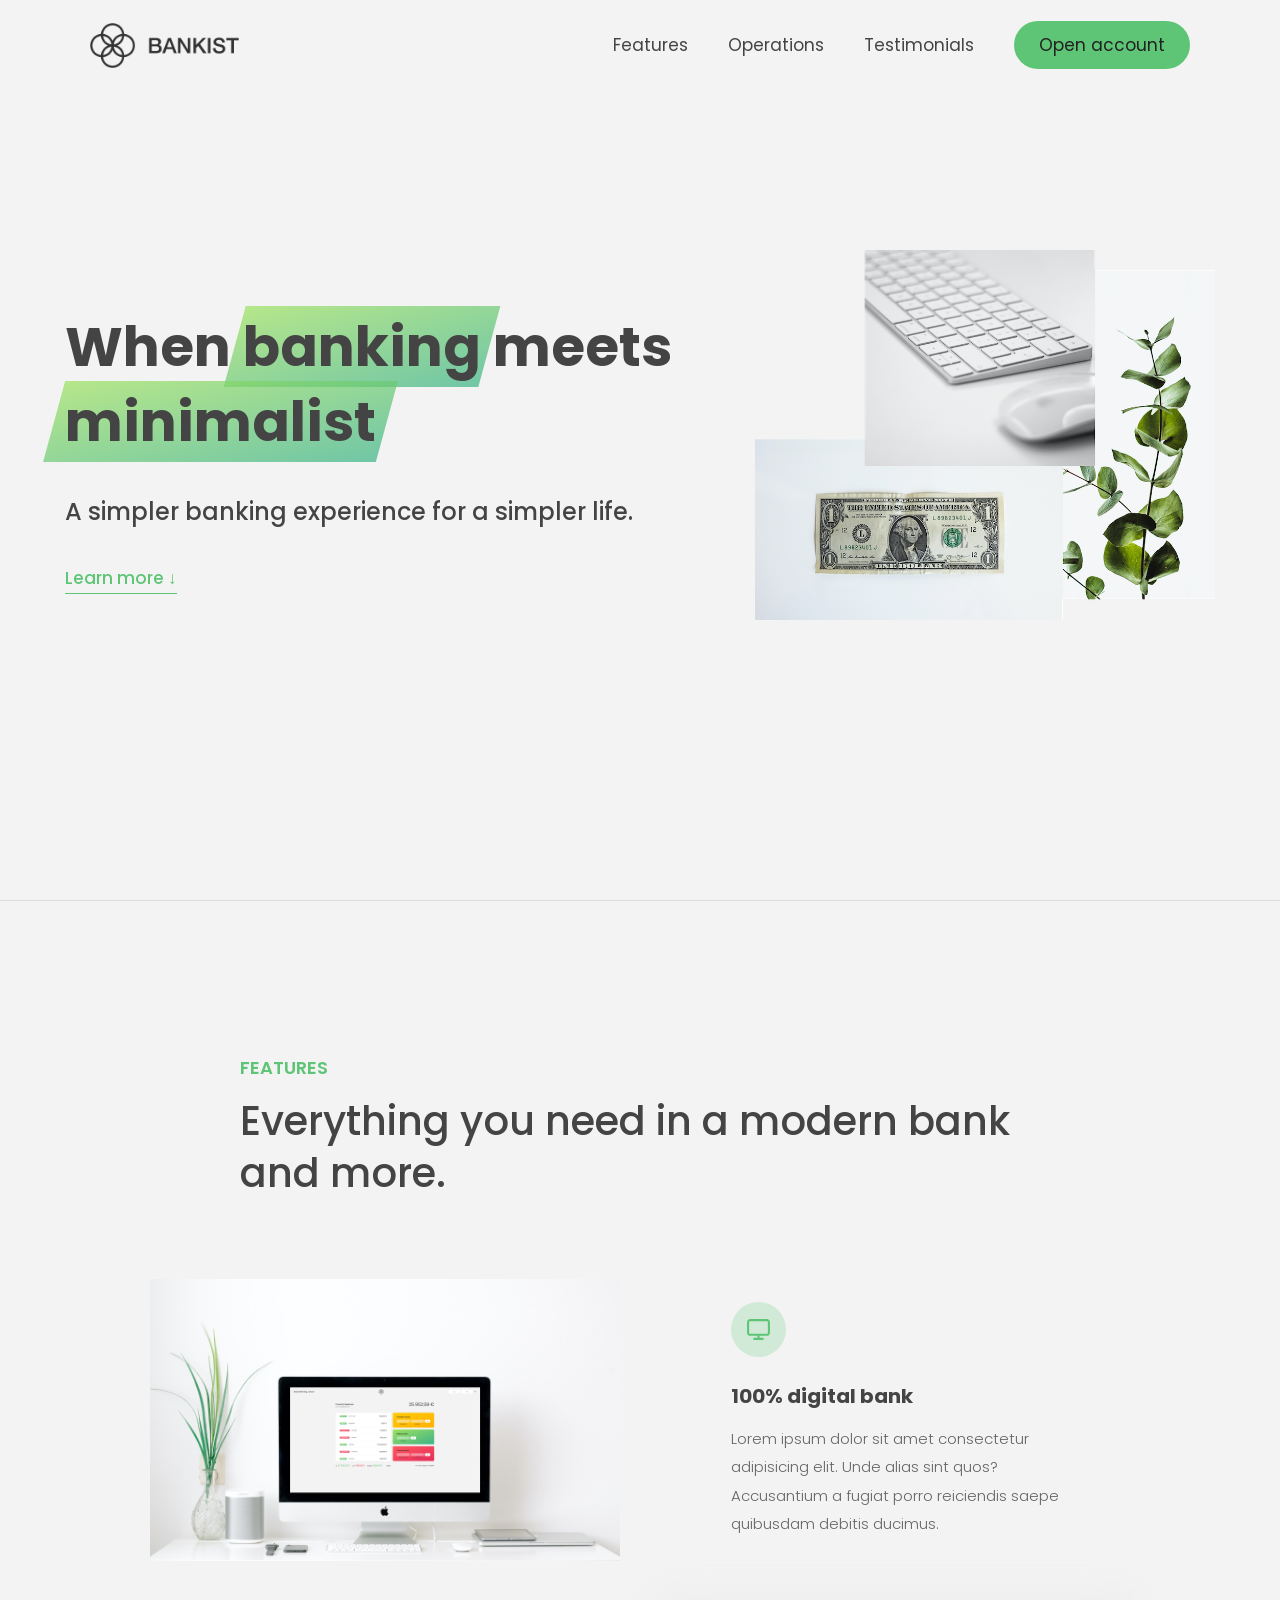
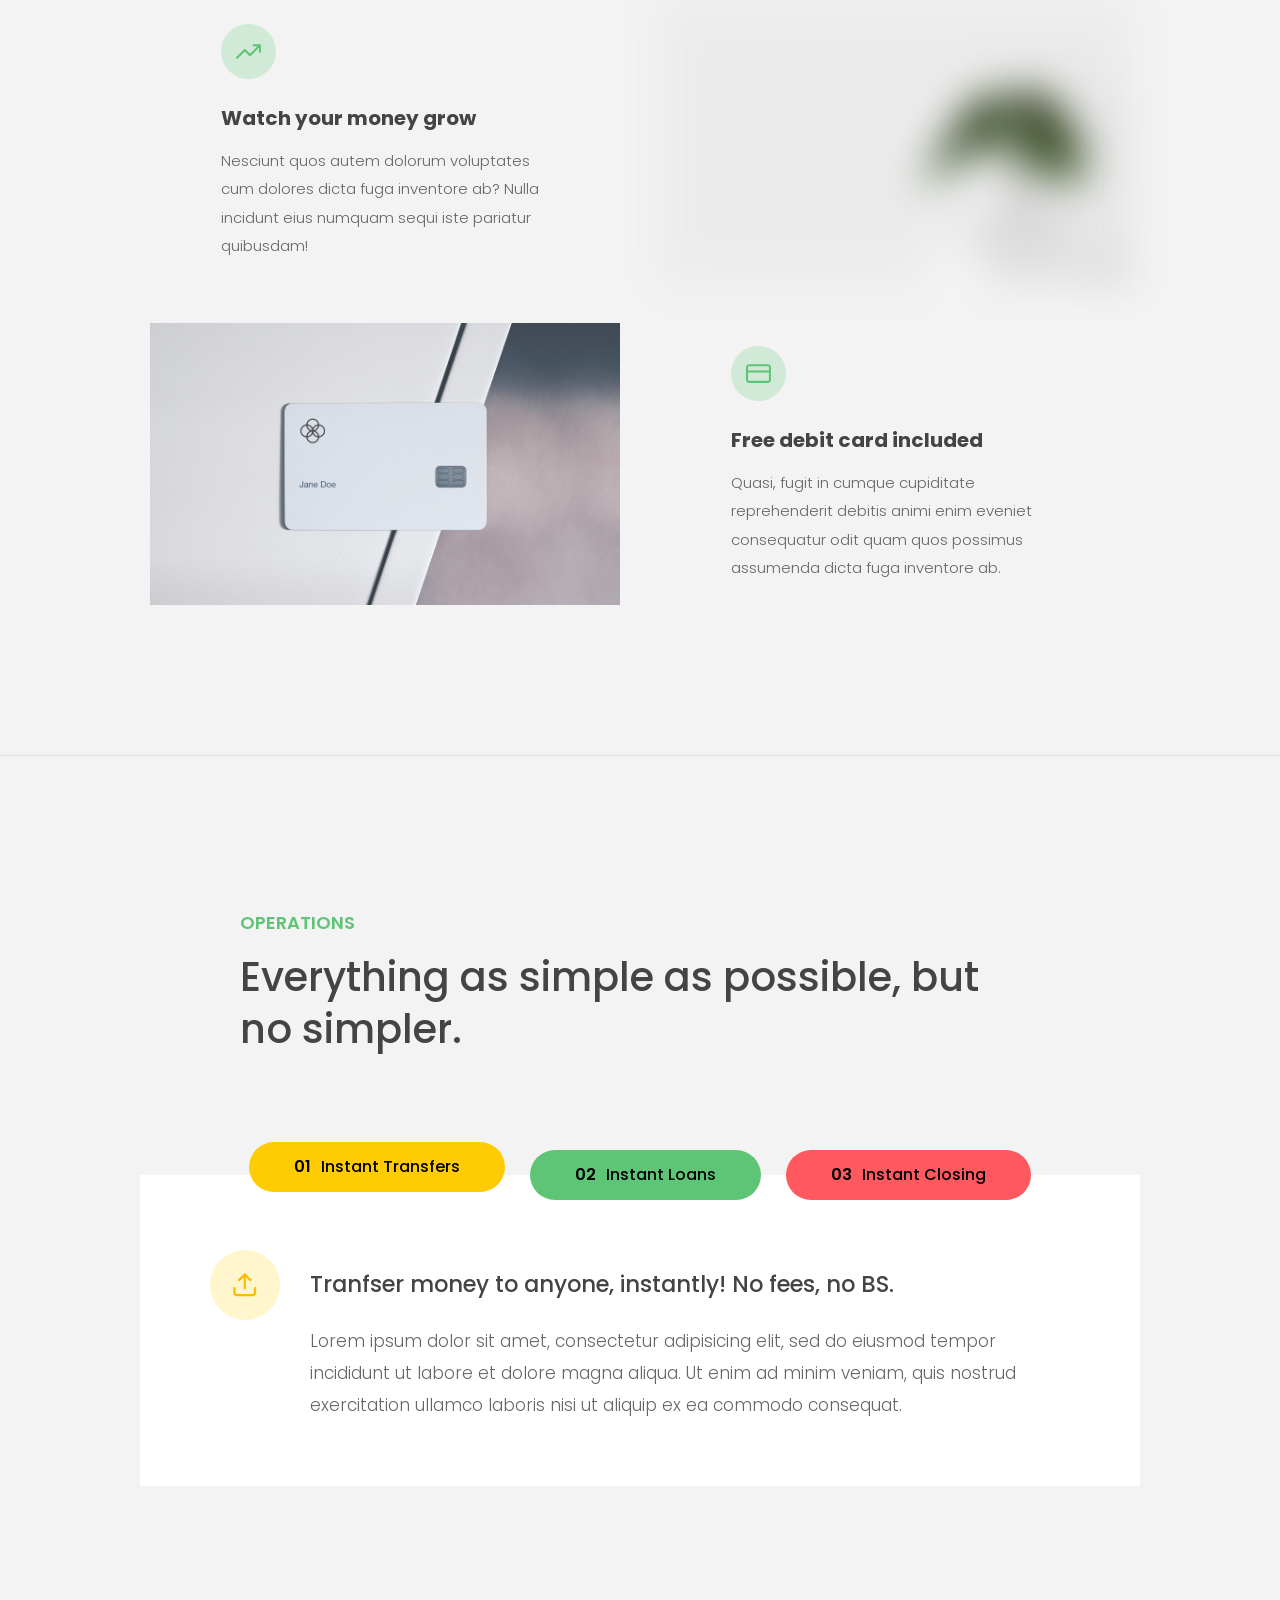
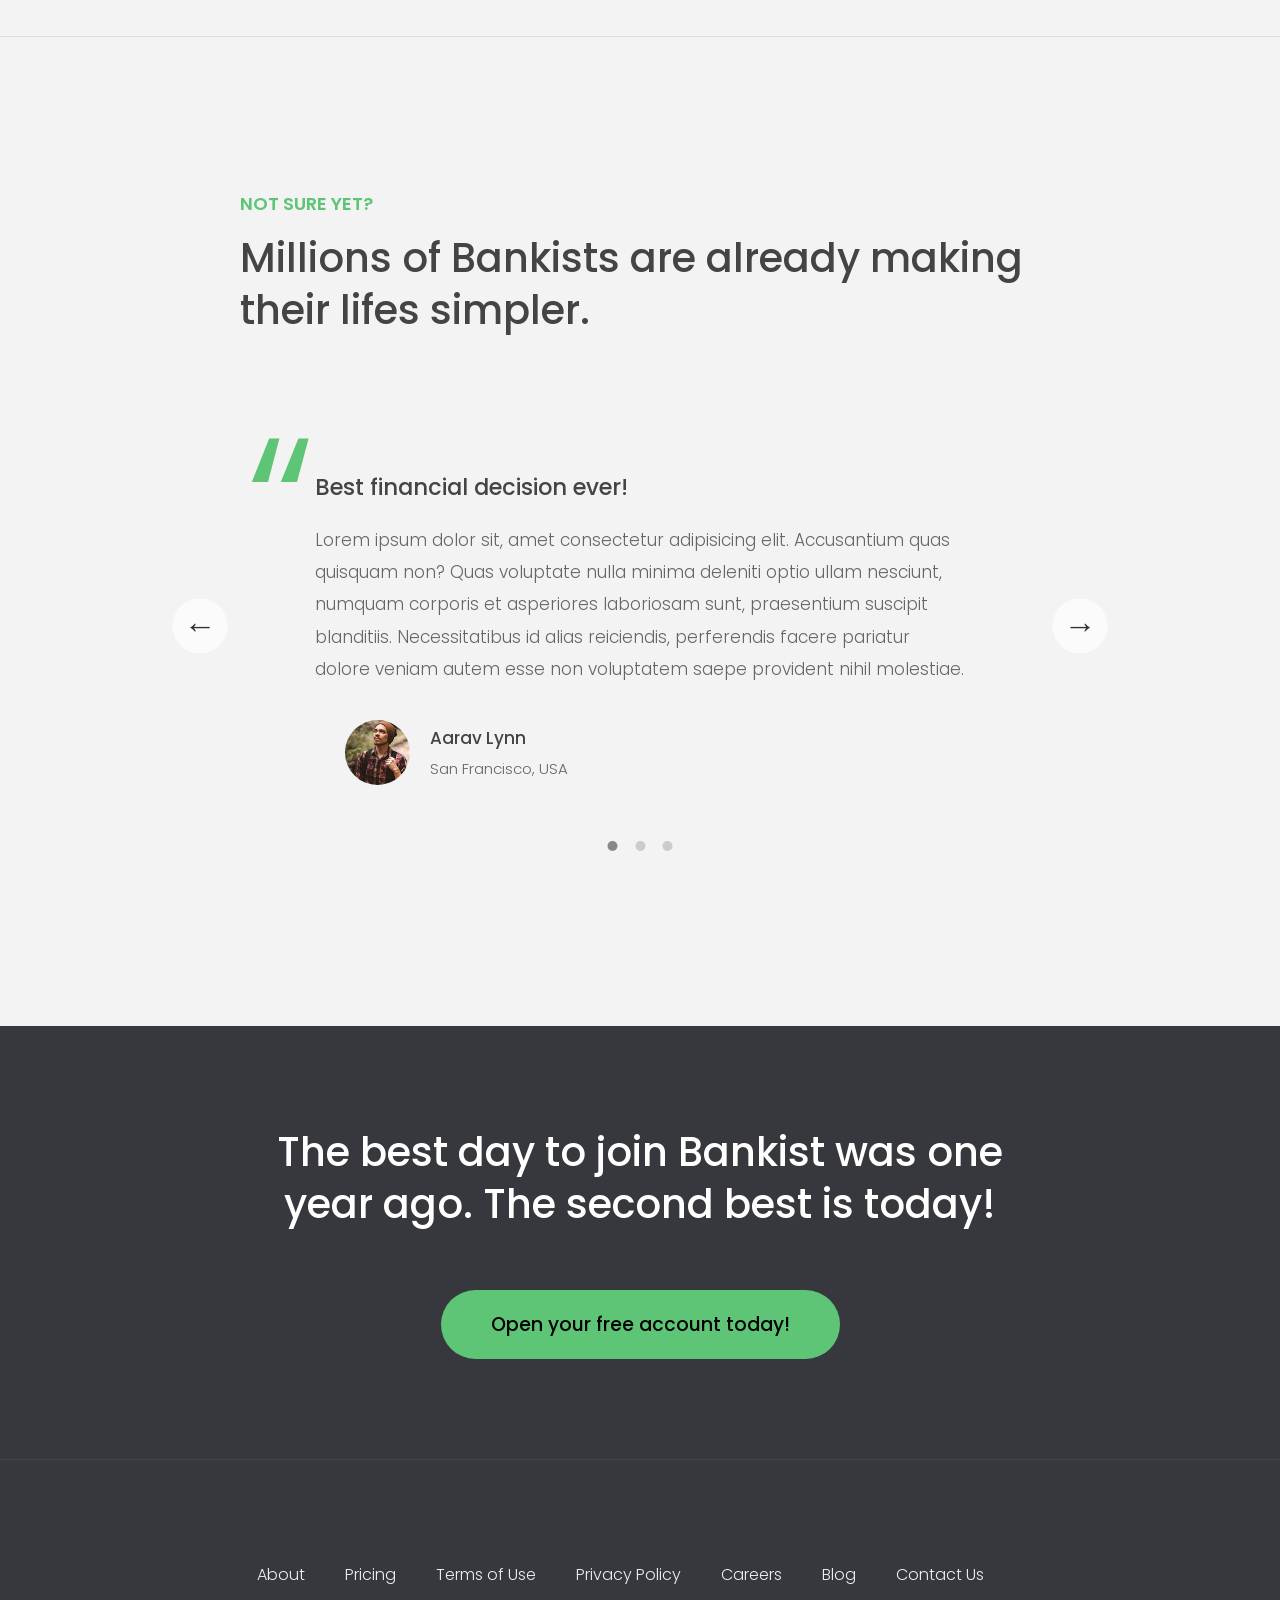
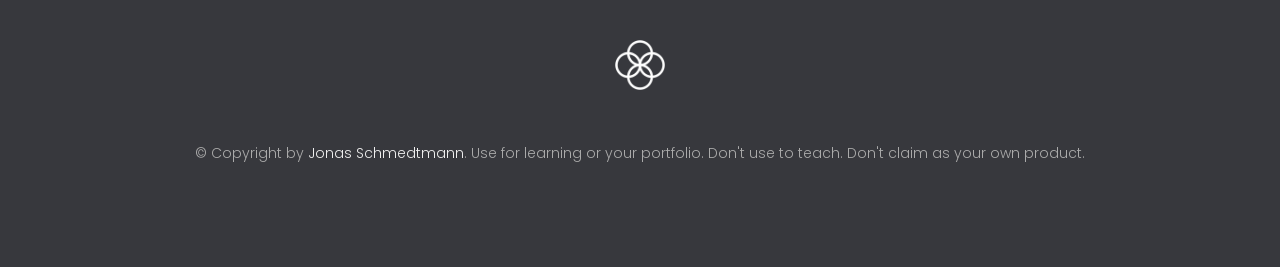
<file: Banking/index.html>
<!DOCTYPE html>
<html lang="en">
  <head>
    <meta charset="UTF-8" />
    <meta name="viewport" content="width=device-width, initial-scale=1.0" />
    <meta http-equiv="X-UA-Compatible" content="ie=edge" />
    <link rel="shortcut icon" type="image/png" href="img/icon.png" />

    <link
      href="https://fonts.googleapis.com/css?family=Poppins:300,400,500,600&display=swap"
      rel="stylesheet"
    />
    <link rel="stylesheet" href="style.css" />
    <title>Bankist | When Banking meets Minimalist</title>

    <script defer src="script.js"></script>
  </head>
  <body>
    <header class="header">
      <nav class="nav">
        <img
          src="img/logo.png"
          alt="Bankist logo"
          class="nav__logo"
          id="logo"
          designer="Jonas"
          data-version-number="3.0"
        />
        <ul class="nav__links">
          <li class="nav__item">
            <a class="nav__link" href="#section--1">Features</a>
          </li>
          <li class="nav__item">
            <a class="nav__link" href="#section--2">Operations</a>
          </li>
          <li class="nav__item">
            <a class="nav__link" href="#section--3">Testimonials</a>
          </li>
          <li class="nav__item">
            <a class="nav__link nav__link--btn btn--show-modal" href="#"
              >Open account</a
            >
          </li>
        </ul>
      </nav>

      <div class="header__title">
        <!-- <h1 onclick="alert('HTML alert')"> -->
        <h1>
          When
          <!-- Green highlight effect -->
          <span class="highlight">banking</span>
          meets<br />
          <span class="highlight">minimalist</span>
        </h1>
        <h4>A simpler banking experience for a simpler life.</h4>
        <button class="btn--text btn--scroll-to">Learn more &DownArrow;</button>
        <img
          src="img/hero.png"
          class="header__img"
          alt="Minimalist bank items"
        />
      </div>
    </header>

    <section class="section" id="section--1">
      <div class="section__title">
        <h2 class="section__description">Features</h2>
        <h3 class="section__header">
          Everything you need in a modern bank and more.
        </h3>
      </div>

      <div class="features">
        <img
          src="img/digital-lazy.jpg"
          data-src="img/digital.jpg"
          alt="Computer"
          class="features__img lazy-img"
        />
        <div class="features__feature">
          <div class="features__icon">
            <svg>
              <use xlink:href="img/icons.svg#icon-monitor"></use>
            </svg>
          </div>
          <h5 class="features__header">100% digital bank</h5>
          <p>
            Lorem ipsum dolor sit amet consectetur adipisicing elit. Unde alias
            sint quos? Accusantium a fugiat porro reiciendis saepe quibusdam
            debitis ducimus.
          </p>
        </div>

        <div class="features__feature">
          <div class="features__icon">
            <svg>
              <use xlink:href="img/icons.svg#icon-trending-up"></use>
            </svg>
          </div>
          <h5 class="features__header">Watch your money grow</h5>
          <p>
            Nesciunt quos autem dolorum voluptates cum dolores dicta fuga
            inventore ab? Nulla incidunt eius numquam sequi iste pariatur
            quibusdam!
          </p>
        </div>
        <img
          src="img/grow-lazy.jpg"
          data-src="img/grow.jpg"
          alt="Plant"
          class="features__img lazy-img"
        />

        <img
          src="img/card-lazy.jpg"
          data-src="img/card.jpg"
          alt="Credit card"
          class="features__img lazy-img"
        />
        <div class="features__feature">
          <div class="features__icon">
            <svg>
              <use xlink:href="img/icons.svg#icon-credit-card"></use>
            </svg>
          </div>
          <h5 class="features__header">Free debit card included</h5>
          <p>
            Quasi, fugit in cumque cupiditate reprehenderit debitis animi enim
            eveniet consequatur odit quam quos possimus assumenda dicta fuga
            inventore ab.
          </p>
        </div>
      </div>
    </section>

    <section class="section" id="section--2">
      <div class="section__title">
        <h2 class="section__description">Operations</h2>
        <h3 class="section__header">
          Everything as simple as possible, but no simpler.
        </h3>
      </div>

      <div class="operations">
        <div class="operations__tab-container">
          <button
            class="btn operations__tab operations__tab--1 operations__tab--active"
            data-tab="1"
          >
            <span>01</span>Instant Transfers
          </button>
          <button class="btn operations__tab operations__tab--2" data-tab="2">
            <span>02</span>Instant Loans
          </button>
          <button class="btn operations__tab operations__tab--3" data-tab="3">
            <span>03</span>Instant Closing
          </button>
        </div>
        <div
          class="operations__content operations__content--1 operations__content--active"
        >
          <div class="operations__icon operations__icon--1">
            <svg>
              <use xlink:href="img/icons.svg#icon-upload"></use>
            </svg>
          </div>
          <h5 class="operations__header">
            Tranfser money to anyone, instantly! No fees, no BS.
          </h5>
          <p>
            Lorem ipsum dolor sit amet, consectetur adipisicing elit, sed do
            eiusmod tempor incididunt ut labore et dolore magna aliqua. Ut enim
            ad minim veniam, quis nostrud exercitation ullamco laboris nisi ut
            aliquip ex ea commodo consequat.
          </p>
        </div>

        <div class="operations__content operations__content--2">
          <div class="operations__icon operations__icon--2">
            <svg>
              <use xlink:href="img/icons.svg#icon-home"></use>
            </svg>
          </div>
          <h5 class="operations__header">
            Buy a home or make your dreams come true, with instant loans.
          </h5>
          <p>
            Duis aute irure dolor in reprehenderit in voluptate velit esse
            cillum dolore eu fugiat nulla pariatur. Excepteur sint occaecat
            cupidatat non proident, sunt in culpa qui officia deserunt mollit
            anim id est laborum.
          </p>
        </div>
        <div class="operations__content operations__content--3">
          <div class="operations__icon operations__icon--3">
            <svg>
              <use xlink:href="img/icons.svg#icon-user-x"></use>
            </svg>
          </div>
          <h5 class="operations__header">
            No longer need your account? No problem! Close it instantly.
          </h5>
          <p>
            Excepteur sint occaecat cupidatat non proident, sunt in culpa qui
            officia deserunt mollit anim id est laborum. Ut enim ad minim
            veniam, quis nostrud exercitation ullamco laboris nisi ut aliquip ex
            ea commodo consequat.
          </p>
        </div>
      </div>
    </section>

    <section class="section" id="section--3">
      <div class="section__title section__title--testimonials">
        <h2 class="section__description">Not sure yet?</h2>
        <h3 class="section__header">
          Millions of Bankists are already making their lifes simpler.
        </h3>
      </div>

      <div class="slider">
        <div class="slide">
          <div class="testimonial">
            <h5 class="testimonial__header">Best financial decision ever!</h5>
            <blockquote class="testimonial__text">
              Lorem ipsum dolor sit, amet consectetur adipisicing elit.
              Accusantium quas quisquam non? Quas voluptate nulla minima
              deleniti optio ullam nesciunt, numquam corporis et asperiores
              laboriosam sunt, praesentium suscipit blanditiis. Necessitatibus
              id alias reiciendis, perferendis facere pariatur dolore veniam
              autem esse non voluptatem saepe provident nihil molestiae.
            </blockquote>
            <address class="testimonial__author">
              <img src="img/user-1.jpg" alt="" class="testimonial__photo" />
              <h6 class="testimonial__name">Aarav Lynn</h6>
              <p class="testimonial__location">San Francisco, USA</p>
            </address>
          </div>
        </div>

        <div class="slide">
          <div class="testimonial">
            <h5 class="testimonial__header">
              The last step to becoming a complete minimalist
            </h5>
            <blockquote class="testimonial__text">
              Quisquam itaque deserunt ullam, quia ea repellendus provident,
              ducimus neque ipsam modi voluptatibus doloremque, corrupti
              laborum. Incidunt numquam perferendis veritatis neque repellendus.
              Lorem, ipsum dolor sit amet consectetur adipisicing elit. Illo
              deserunt exercitationem deleniti.
            </blockquote>
            <address class="testimonial__author">
              <img src="img/user-2.jpg" alt="" class="testimonial__photo" />
              <h6 class="testimonial__name">Miyah Miles</h6>
              <p class="testimonial__location">London, UK</p>
            </address>
          </div>
        </div>

        <div class="slide">
          <div class="testimonial">
            <h5 class="testimonial__header">
              Finally free from old-school banks
            </h5>
            <blockquote class="testimonial__text">
              Debitis, nihil sit minus suscipit magni aperiam vel tenetur
              incidunt commodi architecto numquam omnis nulla autem,
              necessitatibus blanditiis modi similique quidem. Odio aliquam
              culpa dicta beatae quod maiores ipsa minus consequatur error sunt,
              deleniti saepe aliquid quos inventore sequi. Necessitatibus id
              alias reiciendis, perferendis facere.
            </blockquote>
            <address class="testimonial__author">
              <img src="img/user-3.jpg" alt="" class="testimonial__photo" />
              <h6 class="testimonial__name">Francisco Gomes</h6>
              <p class="testimonial__location">Lisbon, Portugal</p>
            </address>
          </div>
        </div>

        <button class="slider__btn slider__btn--left">&larr;</button>
        <button class="slider__btn slider__btn--right">&rarr;</button>
        <div class="dots"></div>
      </div>
    </section>

    <section class="section section--sign-up">
      <div class="section__title">
        <h3 class="section__header">
          The best day to join Bankist was one year ago. The second best is
          today!
        </h3>
      </div>
      <button class="btn btn--show-modal">Open your free account today!</button>
    </section>

    <footer class="footer">
      <ul class="footer__nav">
        <li class="footer__item">
          <a class="footer__link" href="#">About</a>
        </li>
        <li class="footer__item">
          <a class="footer__link" href="#">Pricing</a>
        </li>
        <li class="footer__item">
          <a class="footer__link" href="#">Terms of Use</a>
        </li>
        <li class="footer__item">
          <a class="footer__link" href="#">Privacy Policy</a>
        </li>
        <li class="footer__item">
          <a class="footer__link" href="#">Careers</a>
        </li>
        <li class="footer__item">
          <a class="footer__link" href="#">Blog</a>
        </li>
        <li class="footer__item">
          <a class="footer__link" href="#">Contact Us</a>
        </li>
      </ul>
      <img src="img/icon.png" alt="Logo" class="footer__logo" />
      <p class="footer__copyright">
        &copy; Copyright by
        <a
          class="footer__link twitter-link"
          target="_blank"
          href="https://twitter.com/jonasschmedtman"
          >Jonas Schmedtmann</a
        >. Use for learning or your portfolio. Don't use to teach. Don't claim
        as your own product.
      </p>
    </footer>

    <div class="modal hidden">
      <button class="btn--close-modal">&times;</button>
      <h2 class="modal__header">
        Open your bank account <br />
        in just <span class="highlight">5 minutes</span>
      </h2>
      <form class="modal__form">
        <label>First Name</label>
        <input type="text" />
        <label>Last Name</label>
        <input type="text" />
        <label>Email Address</label>
        <input type="email" />
        <button class="btn">Next step &rarr;</button>
      </form>
    </div>
    <div class="overlay hidden"></div>

    <!-- <script src="script.js"></script> -->
  </body>
</html>
</file>
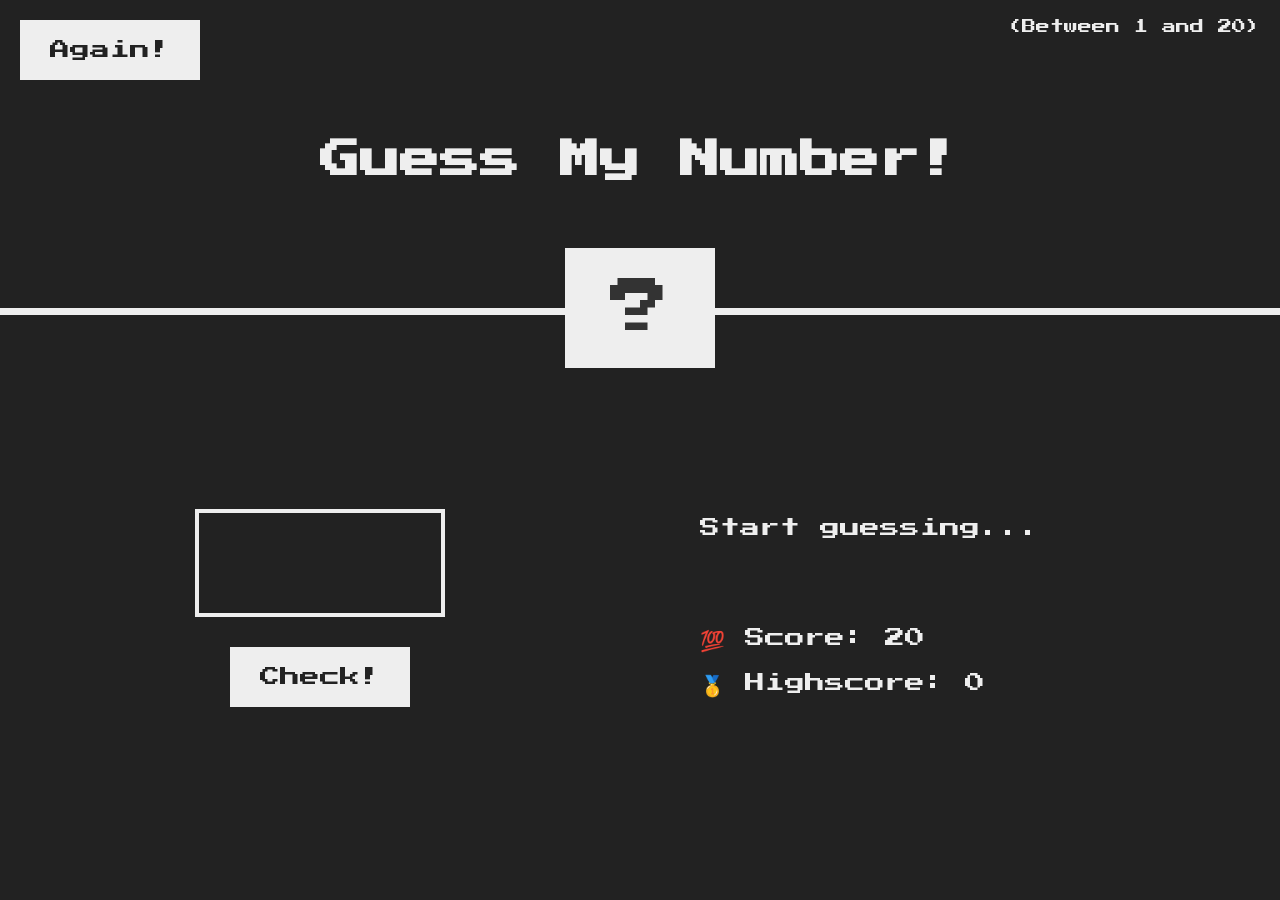
<file: Guess my Number/Index.html>
<!DOCTYPE html>
<html lang="en">
  <head>
    <meta charset="UTF-8" />
    <meta name="viewport" content="width=device-width, initial-scale=1.0" />
    <meta http-equiv="X-UA-Compatible" content="ie=edge" />
    <link rel="stylesheet" href="style.css" />
    <title>Guess My Number!</title>
  </head>
  <body>
    <header>
      <h1>Guess My Number!</h1>
      <p class="between">(Between 1 and 20)</p>
      <button class="btn again">Again!</button>
      <div class="number">?</div>
    </header>
    <main>
      <section class="left">
        <input type="number" class="guess" />
        <button class="btn check">Check!</button>
      </section>
      <section class="right">
        <p class="message">Start guessing...</p>
        <p class="label-score">💯 Score: <span class="score">20</span></p>
        <p class="label-highscore">
          🥇 Highscore: <span class="highscore">0</span>
        </p>
      </section>
    </main>
    <script src="script.js"></script>
  </body>
</html>
</file>
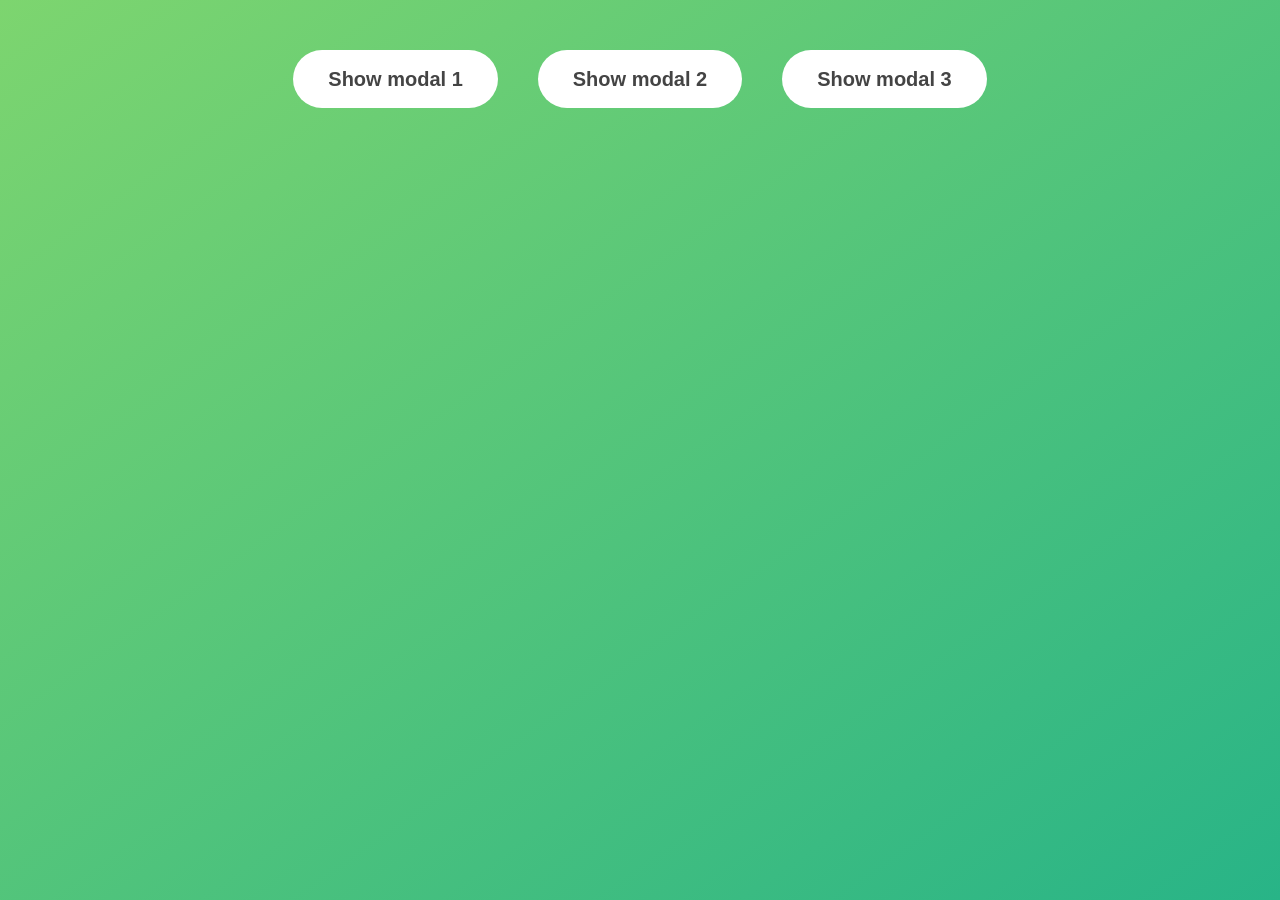
<file: Modal Window/index.html>
<!DOCTYPE html>
<html lang="en">
  <head>
    <meta charset="UTF-8" />
    <meta name="viewport" content="width=device-width, initial-scale=1.0" />
    <meta http-equiv="X-UA-Compatible" content="ie=edge" />
    <link rel="stylesheet" href="style.css" />
    <title>Modal window</title>
  </head>
  <body>
    <button class="show-modal">Show modal 1</button>
    <button class="show-modal">Show modal 2</button>
    <button class="show-modal">Show modal 3</button>

    <div class="modal hidden">
      <button class="close-modal">&times;</button>
      <h1>I'm a modal window 😍</h1>
      <p>
        Tony Stark
        Iron Man
        Genius. Billionaire. Philanthropist. Tony Stark's confidence is only matched by his high-flying abilities as the hero called Iron Man.
      </p>
    </div>
    <div class="overlay hidden"></div>

    <script src="script.js"></script>
  </body>
</html>
</file>
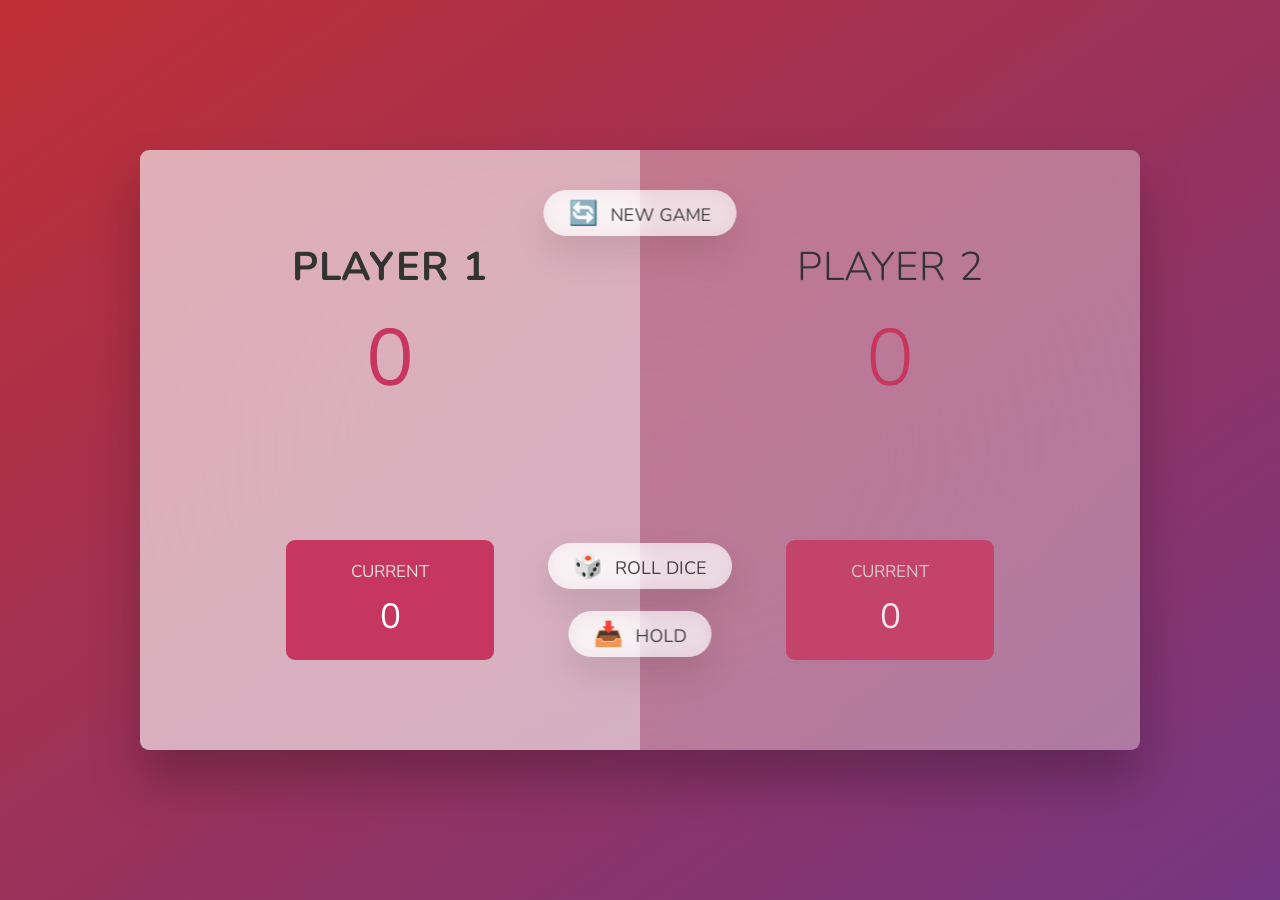
<file: Two Player game/index.html>
<!DOCTYPE html>
<html lang="en">
  <head>
    <meta charset="UTF-8" />
    <meta name="viewport" content="width=device-width, initial-scale=1.0" />
    <meta http-equiv="X-UA-Compatible" content="ie=edge" />
    <link rel="stylesheet" href="style.css" />
    <title>Two Player Game</title>
  </head>
  <body>
    <main>
      <section class="player player--0 player--active">
        <h2 class="name" id="name--0">Player 1</h2>
        <p class="score" id="score--0">43</p>
        <div class="current">
          <p class="current-label">Current</p>
          <p class="current-score" id="current--0">0</p>
        </div>
      </section>
      <section class="player player--1">
        <h2 class="name" id="name--1">Player 2</h2>
        <p class="score" id="score--1">24</p>
        <div class="current">
          <p class="current-label">Current</p>
          <p class="current-score" id="current--1">0</p>
        </div>
      </section>

      <img src="dice-5.png" alt="Playing dice" class="dice" />
      <button class="btn btn--new">🔄 New game</button>
      <button class="btn btn--roll">🎲 Roll dice</button>
      <button class="btn btn--hold">📥 Hold</button>
    </main>
    <script src="script.js"></script>
  </body>
</html>
</file>
<file: Banking/style.css>
/* The page is NOT responsive. You can implement responsiveness yourself if you wanna have some fun 😃 */

:root {
  --color-primary: #5ec576;
  --color-secondary: #ffcb03;
  --color-tertiary: #ff585f;
  --color-primary-darker: #4bbb7d;
  --color-secondary-darker: #ffbb00;
  --color-tertiary-darker: #fd424b;
  --color-primary-opacity: #5ec5763a;
  --color-secondary-opacity: #ffcd0331;
  --color-tertiary-opacity: #ff58602d;
  --gradient-primary: linear-gradient(to top left, #39b385, #9be15d);
  --gradient-secondary: linear-gradient(to top left, #ffb003, #ffcb03);
}

* {
  margin: 0;
  padding: 0;
  box-sizing: inherit;
}

html {
  font-size: 62.5%;
  box-sizing: border-box;
}

body {
  font-family: 'Poppins', sans-serif;
  font-weight: 300;
  color: #444;
  line-height: 1.9;
  background-color: #f3f3f3;
}

/* GENERAL ELEMENTS */
.section {
  padding: 15rem 3rem;
  border-top: 1px solid #ddd;

  transition: transform 1s, opacity 1s;
}

.section--hidden {
  opacity: 0;
  transform: translateY(8rem);
}

.section__title {
  max-width: 80rem;
  margin: 0 auto 8rem auto;
}

.section__description {
  font-size: 1.8rem;
  font-weight: 600;
  text-transform: uppercase;
  color: var(--color-primary);
  margin-bottom: 1rem;
}

.section__header {
  font-size: 4rem;
  line-height: 1.3;
  font-weight: 500;
}

.btn {
  display: inline-block;
  background-color: var(--color-primary);
  font-size: 1.6rem;
  font-family: inherit;
  font-weight: 500;
  border: none;
  padding: 1.25rem 4.5rem;
  border-radius: 10rem;
  cursor: pointer;
  transition: all 0.3s;
}

.btn:hover {
  background-color: var(--color-primary-darker);
}

.btn--text {
  display: inline-block;
  background: none;
  font-size: 1.7rem;
  font-family: inherit;
  font-weight: 500;
  color: var(--color-primary);
  border: none;
  border-bottom: 1px solid currentColor;
  padding-bottom: 2px;
  cursor: pointer;
  transition: all 0.3s;
}

p {
  color: #666;
}

/* This is BAD for accessibility! Don't do in the real world! */
button:focus {
  outline: none;
}

img {
  transition: filter 0.5s;
}

.lazy-img {
  filter: blur(20px);
}

/* NAVIGATION */
.nav {
  display: flex;
  justify-content: space-between;
  align-items: center;
  height: 9rem;
  width: 100%;
  padding: 0 6rem;
  z-index: 100;
}

/* nav and stickly class at the same time */
.nav.sticky {
  position: fixed;
  background-color: rgba(255, 255, 255, 0.95);
}

.nav__logo {
  height: 4.5rem;
  transition: all 0.3s;
}

.nav__links {
  display: flex;
  align-items: center;
  list-style: none;
}

.nav__item {
  margin-left: 4rem;
}

.nav__link:link,
.nav__link:visited {
  font-size: 1.7rem;
  font-weight: 400;
  color: inherit;
  text-decoration: none;
  display: block;
  transition: all 0.3s;
}

.nav__link--btn:link,
.nav__link--btn:visited {
  padding: 0.8rem 2.5rem;
  border-radius: 3rem;
  background-color: var(--color-primary);
  color: #222;
}

.nav__link--btn:hover,
.nav__link--btn:active {
  color: inherit;
  background-color: var(--color-primary-darker);
  color: #333;
}

/* HEADER */
.header {
  padding: 0 3rem;
  height: 100vh;
  display: flex;
  flex-direction: column;
  align-items: center;
}

.header__title {
  flex: 1;

  max-width: 115rem;
  display: grid;
  grid-template-columns: 3fr 2fr;
  row-gap: 3rem;
  align-content: center;
  justify-content: center;

  align-items: start;
  justify-items: start;
}

h1 {
  font-size: 5.5rem;
  line-height: 1.35;
}

h4 {
  font-size: 2.4rem;
  font-weight: 500;
}

.header__img {
  width: 100%;
  grid-column: 2 / 3;
  grid-row: 1 / span 4;
  transform: translateY(-6rem);
}

.highlight {
  position: relative;
}

.highlight::after {
  display: block;
  content: '';
  position: absolute;
  bottom: 0;
  left: 0;
  height: 100%;
  width: 100%;
  z-index: -1;
  opacity: 0.7;
  transform: scale(1.07, 1.05) skewX(-15deg);
  background-image: var(--gradient-primary);
}

/* FEATURES */
.features {
  display: grid;
  grid-template-columns: 1fr 1fr;
  gap: 4rem;
  margin: 0 12rem;
}

.features__img {
  width: 100%;
}

.features__feature {
  align-self: center;
  justify-self: center;
  width: 70%;
  font-size: 1.5rem;
}

.features__icon {
  display: flex;
  align-items: center;
  justify-content: center;
  background-color: var(--color-primary-opacity);
  height: 5.5rem;
  width: 5.5rem;
  border-radius: 50%;
  margin-bottom: 2rem;
}

.features__icon svg {
  height: 2.5rem;
  width: 2.5rem;
  fill: var(--color-primary);
}

.features__header {
  font-size: 2rem;
  margin-bottom: 1rem;
}

/* OPERATIONS */
.operations {
  max-width: 100rem;
  margin: 12rem auto 0 auto;

  background-color: #fff;
}

.operations__tab-container {
  display: flex;
  justify-content: center;
}

.operations__tab {
  margin-right: 2.5rem;
  transform: translateY(-50%);
}

.operations__tab span {
  margin-right: 1rem;
  font-weight: 600;
  display: inline-block;
}

.operations__tab--1 {
  background-color: var(--color-secondary);
}

.operations__tab--1:hover {
  background-color: var(--color-secondary-darker);
}

.operations__tab--3 {
  background-color: var(--color-tertiary);
  margin: 0;
}

.operations__tab--3:hover {
  background-color: var(--color-tertiary-darker);
}

.operations__tab--active {
  transform: translateY(-66%);
}

.operations__content {
  display: none;

  /* JUST PRESENTATIONAL */
  font-size: 1.7rem;
  padding: 2.5rem 7rem 6.5rem 7rem;
}

.operations__content--active {
  display: grid;
  grid-template-columns: 7rem 1fr;
  column-gap: 3rem;
  row-gap: 0.5rem;
}

.operations__header {
  font-size: 2.25rem;
  font-weight: 500;
  align-self: center;
}

.operations__icon {
  display: flex;
  align-items: center;
  justify-content: center;
  height: 7rem;
  width: 7rem;
  border-radius: 50%;
}

.operations__icon svg {
  height: 2.75rem;
  width: 2.75rem;
}

.operations__content p {
  grid-column: 2;
}

.operations__icon--1 {
  background-color: var(--color-secondary-opacity);
}
.operations__icon--2 {
  background-color: var(--color-primary-opacity);
}
.operations__icon--3 {
  background-color: var(--color-tertiary-opacity);
}
.operations__icon--1 svg {
  fill: var(--color-secondary-darker);
}
.operations__icon--2 svg {
  fill: var(--color-primary);
}
.operations__icon--3 svg {
  fill: var(--color-tertiary);
}

/* SLIDER */
.slider {
  max-width: 100rem;
  height: 50rem;
  margin: 0 auto;
  position: relative;

  /* IN THE END */
  overflow: hidden;
}

.slide {
  position: absolute;
  top: 0;
  width: 100%;
  height: 50rem;

  display: flex;
  align-items: center;
  justify-content: center;

  /* THIS creates the animation! */
  transition: transform 1s;
}

.slide > img {
  /* Only for images that have different size than slide */
  width: 100%;
  height: 100%;
  object-fit: cover;
}

.slider__btn {
  position: absolute;
  top: 50%;
  z-index: 10;

  border: none;
  background: rgba(255, 255, 255, 0.7);
  font-family: inherit;
  color: #333;
  border-radius: 50%;
  height: 5.5rem;
  width: 5.5rem;
  font-size: 3.25rem;
  cursor: pointer;
}

.slider__btn--left {
  left: 6%;
  transform: translate(-50%, -50%);
}

.slider__btn--right {
  right: 6%;
  transform: translate(50%, -50%);
}

.dots {
  position: absolute;
  bottom: 5%;
  left: 50%;
  transform: translateX(-50%);
  display: flex;
}

.dots__dot {
  border: none;
  background-color: #b9b9b9;
  opacity: 0.7;
  height: 1rem;
  width: 1rem;
  border-radius: 50%;
  margin-right: 1.75rem;
  cursor: pointer;
  transition: all 0.5s;

  /* Only necessary when overlying images */
  /* box-shadow: 0 0.6rem 1.5rem rgba(0, 0, 0, 0.7); */
}

.dots__dot:last-child {
  margin: 0;
}

.dots__dot--active {
  /* background-color: #fff; */
  background-color: #888;
  opacity: 1;
}

/* TESTIMONIALS */
.testimonial {
  width: 65%;
  position: relative;
}

.testimonial::before {
  content: '\201C';
  position: absolute;
  top: -5.7rem;
  left: -6.8rem;
  line-height: 1;
  font-size: 20rem;
  font-family: inherit;
  color: var(--color-primary);
  z-index: -1;
}

.testimonial__header {
  font-size: 2.25rem;
  font-weight: 500;
  margin-bottom: 1.5rem;
}

.testimonial__text {
  font-size: 1.7rem;
  margin-bottom: 3.5rem;
  color: #666;
}

.testimonial__author {
  margin-left: 3rem;
  font-style: normal;

  display: grid;
  grid-template-columns: 6.5rem 1fr;
  column-gap: 2rem;
}

.testimonial__photo {
  grid-row: 1 / span 2;
  width: 6.5rem;
  border-radius: 50%;
}

.testimonial__name {
  font-size: 1.7rem;
  font-weight: 500;
  align-self: end;
  margin: 0;
}

.testimonial__location {
  font-size: 1.5rem;
}

.section__title--testimonials {
  margin-bottom: 4rem;
}

/* SIGNUP */
.section--sign-up {
  background-color: #37383d;
  border-top: none;
  border-bottom: 1px solid #444;
  text-align: center;
  padding: 10rem 3rem;
}

.section--sign-up .section__header {
  color: #fff;
  text-align: center;
}

.section--sign-up .section__title {
  margin-bottom: 6rem;
}

.section--sign-up .btn {
  font-size: 1.9rem;
  padding: 2rem 5rem;
}

/* FOOTER */
.footer {
  padding: 10rem 3rem;
  background-color: #37383d;
}

.footer__nav {
  list-style: none;
  display: flex;
  justify-content: center;
  margin-bottom: 5rem;
}

.footer__item {
  margin-right: 4rem;
}

.footer__link {
  font-size: 1.6rem;
  color: #eee;
  text-decoration: none;
}

.footer__logo {
  height: 5rem;
  display: block;
  margin: 0 auto;
  margin-bottom: 5rem;
}

.footer__copyright {
  font-size: 1.4rem;
  color: #aaa;
  text-align: center;
}

.footer__copyright .footer__link {
  font-size: 1.4rem;
}

/* MODAL WINDOW */
.modal {
  position: fixed;
  top: 50%;
  left: 50%;
  transform: translate(-50%, -50%);
  max-width: 60rem;
  background-color: #f3f3f3;
  padding: 5rem 6rem;
  box-shadow: 0 4rem 6rem rgba(0, 0, 0, 0.3);
  z-index: 1000;
  transition: all 0.5s;
}

.overlay {
  position: fixed;
  top: 0;
  left: 0;
  width: 100%;
  height: 100%;
  background-color: rgba(0, 0, 0, 0.5);
  backdrop-filter: blur(4px);
  z-index: 100;
  transition: all 0.5s;
}

.modal__header {
  font-size: 3.25rem;
  margin-bottom: 4.5rem;
  line-height: 1.5;
}

.modal__form {
  margin: 0 3rem;
  display: grid;
  grid-template-columns: 1fr 2fr;
  align-items: center;
  gap: 2.5rem;
}

.modal__form label {
  font-size: 1.7rem;
  font-weight: 500;
}

.modal__form input {
  font-size: 1.7rem;
  padding: 1rem 1.5rem;
  border: 1px solid #ddd;
  border-radius: 0.5rem;
}

.modal__form button {
  grid-column: 1 / span 2;
  justify-self: center;
  margin-top: 1rem;
}

.btn--close-modal {
  font-family: inherit;
  color: inherit;
  position: absolute;
  top: 0.5rem;
  right: 2rem;
  font-size: 4rem;
  cursor: pointer;
  border: none;
  background: none;
}

.hidden {
  visibility: hidden;
  opacity: 0;
}

/* COOKIE MESSAGE */
.cookie-message {
  display: flex;
  align-items: center;
  justify-content: space-evenly;
  width: 100%;
  background-color: white;
  color: #bbb;
  font-size: 1.5rem;
  font-weight: 400;
}
</file>
<file: Guess my Number/style.css>
@import url('https://fonts.googleapis.com/css?family=Press+Start+2P&display=swap');

* {
  margin: 0;
  padding: 0;
  box-sizing: inherit;
}

html {
  font-size: 62.5%;
  box-sizing: border-box;
}

body {
  font-family: 'Press Start 2P', sans-serif;
  color: #eee;
  background-color: #222;
  /* background-color: #60b347; */
}

/* LAYOUT */
header {
  position: relative;
  height: 35vh;
  border-bottom: 7px solid #eee;
}

main {
  height: 65vh;
  color: #eee;
  display: flex;
  align-items: center;
  justify-content: space-around;
}

.left {
  width: 52rem;
  display: flex;
  flex-direction: column;
  align-items: center;
}

.right {
  width: 52rem;
  font-size: 2rem;
}

/* ELEMENTS STYLE */
h1 {
  font-size: 4rem;
  text-align: center;
  position: absolute;
  width: 100%;
  top: 52%;
  left: 50%;
  transform: translate(-50%, -50%);
}

.number {
  background: #eee;
  color: #333;
  font-size: 6rem;
  width: 15rem;
  padding: 3rem 0rem;
  text-align: center;
  position: absolute;
  bottom: 0;
  left: 50%;
  transform: translate(-50%, 50%);
}

.between {
  font-size: 1.4rem;
  position: absolute;
  top: 2rem;
  right: 2rem;
}

.again {
  position: absolute;
  top: 2rem;
  left: 2rem;
}

.guess {
  background: none;
  border: 4px solid #eee;
  font-family: inherit;
  color: inherit;
  font-size: 5rem;
  padding: 2.5rem;
  width: 25rem;
  text-align: center;
  display: block;
  margin-bottom: 3rem;
}

.btn {
  border: none;
  background-color: #eee;
  color: #222;
  font-size: 2rem;
  font-family: inherit;
  padding: 2rem 3rem;
  cursor: pointer;
}

.btn:hover {
  background-color: #ccc;
}

.message {
  margin-bottom: 8rem;
  height: 3rem;
}

.label-score {
  margin-bottom: 2rem;
}
</file>
<file: Modal Window/style.css>
* {
  margin: 0;
  padding: 0;
  box-sizing: inherit;
}

html {
  font-size: 62.5%;
  box-sizing: border-box;
}

body {
  font-family: sans-serif;
  color: #333;
  line-height: 1.5;
  height: 100vh;
  position: relative;
  display: flex;
  align-items: flex-start;
  justify-content: center;
  background: linear-gradient(to top left, #28b487, #7dd56f);
}

.show-modal {
  font-size: 2rem;
  font-weight: 600;
  padding: 1.75rem 3.5rem;
  margin: 5rem 2rem;
  border: none;
  background-color: #fff;
  color: #444;
  border-radius: 10rem;
  cursor: pointer;
}

.close-modal {
  position: absolute;
  top: 1.2rem;
  right: 2rem;
  font-size: 5rem;
  color: #333;
  cursor: pointer;
  border: none;
  background: none;
}

h1 {
  font-size: 2.5rem;
  margin-bottom: 2rem;
}

p {
  font-size: 1.8rem;
}

/* -------------------------- */
/* CLASSES TO MAKE MODAL WORK */
.hidden {
  display: none;
}

.modal {
  position: absolute;
  top: 50%;
  left: 50%;
  transform: translate(-50%, -50%);
  width: 70%;

  background-color: white;
  padding: 6rem;
  border-radius: 5px;
  box-shadow: 0 3rem 5rem rgba(0, 0, 0, 0.3);
  z-index: 10;
}

.overlay {
  position: absolute;
  top: 0;
  left: 0;
  width: 100%;
  height: 100%;
  background-color: rgba(0, 0, 0, 0.6);
  backdrop-filter: blur(3px);
  z-index: 5;
}
</file>
<file: Two Player game/style.css>
@import url('https://fonts.googleapis.com/css2?family=Nunito&display=swap');

* {
  margin: 0;
  padding: 0;
  box-sizing: inherit;
}

html {
  font-size: 62.5%;
  box-sizing: border-box;
}

body {
  font-family: 'Nunito', sans-serif;
  font-weight: 400;
  height: 100vh;
  color: #333;
  background-image: linear-gradient(to top left, #753682 0%, #bf2e34 100%);
  display: flex;
  align-items: center;
  justify-content: center;
}

/* LAYOUT */
main {
  position: relative;
  width: 100rem;
  height: 60rem;
  background-color: rgba(255, 255, 255, 0.35);
  backdrop-filter: blur(200px);
  filter: blur();
  box-shadow: 0 3rem 5rem rgba(0, 0, 0, 0.25);
  border-radius: 9px;
  overflow: hidden;
  display: flex;
}

.player {
  flex: 50%;
  padding: 9rem;
  display: flex;
  flex-direction: column;
  align-items: center;
  transition: all 0.75s;
}

/* ELEMENTS */
.name {
  position: relative;
  font-size: 4rem;
  text-transform: uppercase;
  letter-spacing: 1px;
  word-spacing: 2px;
  font-weight: 300;
  margin-bottom: 1rem;
}

.score {
  font-size: 8rem;
  font-weight: 300;
  color: #c7365f;
  margin-bottom: auto;
}

.player--active {
  background-color: rgba(255, 255, 255, 0.4);
}
.player--active .name {
  font-weight: 700;
}
.player--active .score {
  font-weight: 400;
}

.player--active .current {
  opacity: 1;
}

.current {
  background-color: #c7365f;
  opacity: 0.8;
  border-radius: 9px;
  color: #fff;
  width: 65%;
  padding: 2rem;
  text-align: center;
  transition: all 0.75s;
}

.current-label {
  text-transform: uppercase;
  margin-bottom: 1rem;
  font-size: 1.7rem;
  color: #ddd;
}

.current-score {
  font-size: 3.5rem;
}

/* ABSOLUTE POSITIONED ELEMENTS */
.btn {
  position: absolute;
  left: 50%;
  transform: translateX(-50%);
  color: #444;
  background: none;
  border: none;
  font-family: inherit;
  font-size: 1.8rem;
  text-transform: uppercase;
  cursor: pointer;
  font-weight: 400;
  transition: all 0.2s;

  background-color: white;
  background-color: rgba(255, 255, 255, 0.6);
  backdrop-filter: blur(10px);

  padding: 0.7rem 2.5rem;
  border-radius: 50rem;
  box-shadow: 0 1.75rem 3.5rem rgba(0, 0, 0, 0.1);
}

.btn::first-letter {
  font-size: 2.4rem;
  display: inline-block;
  margin-right: 0.7rem;
}

.btn--new {
  top: 4rem;
}
.btn--roll {
  top: 39.3rem;
}
.btn--hold {
  top: 46.1rem;
}

.btn:active {
  transform: translate(-50%, 3px);
  box-shadow: 0 1rem 2rem rgba(0, 0, 0, 0.15);
}

.btn:focus {
  outline: none;
}

.dice {
  position: absolute;
  left: 50%;
  top: 16.5rem;
  transform: translateX(-50%);
  height: 10rem;
  box-shadow: 0 2rem 5rem rgba(0, 0, 0, 0.2);
}

.player--winner {
  background-color: #2f2f2f;
}

.player--winner .name {
  font-weight: 700;
  color: #c7365f;
}

.hidden {
  display: none;
}
</file>
